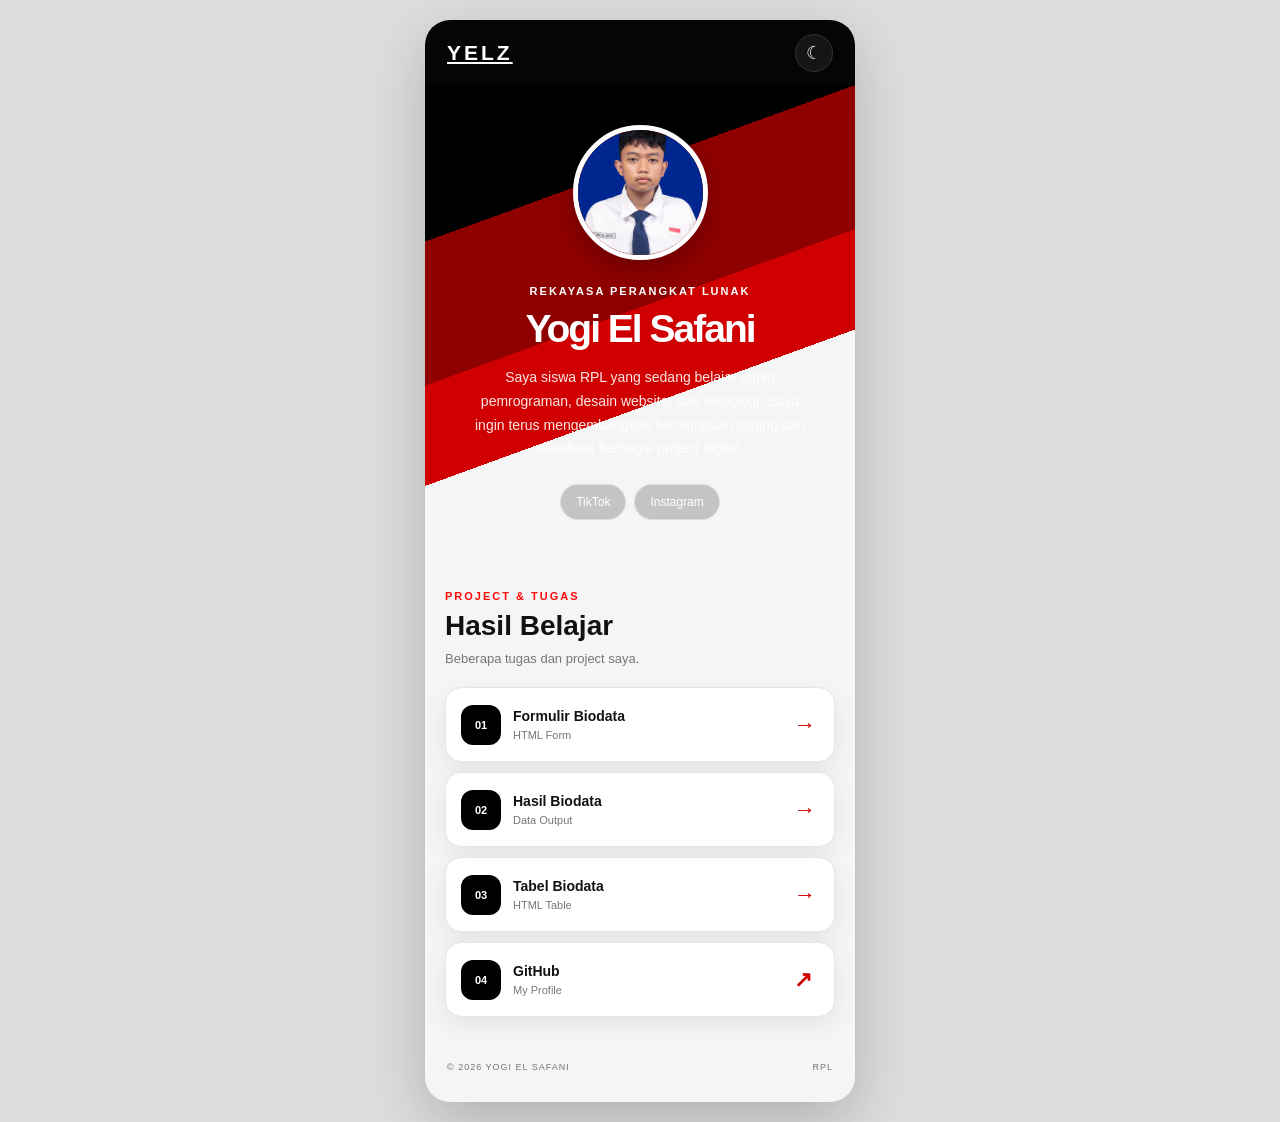
<file: index.html>
<!DOCTYPE html>
<html lang="id">
<head>
    <meta charset="UTF-8">
    <meta name="viewport" content="width=device-width, initial-scale=1.0">

    <title>Yogi El Safani | RPL</title>

    <link rel="stylesheet" href="style.css">
</head>

<body>

<div class="container">

    <!-- HEADER -->
    <header>

        <a href="index.html" class="logo">
            YELZ<span></span>
        </a>

        <button id="darkMode" class="dark-button">
            ☾
        </button>

    </header>


    <!-- PROFILE -->
    <section class="profile">

        <div class="profile-photo">
            <img src="image.png" alt="Foto Yogi El Safani">
        </div>

        <p class="jurusan">
            REKAYASA PERANGKAT LUNAK
        </p>

        <h1>
            Yogi El Safani
        </h1>

        <p class="bio">
            Saya siswa RPL yang sedang belajar dunia pemrograman,
            desain website, dan teknologi. Saya ingin terus
            mengembangkan kemampuan coding dan membuat berbagai
            project digital.
        </p>


        <!-- SOSMED -->
        <div class="social-media">


            <a href="https://www.tiktok.com/@yelz69" target="_blank">
                TikTok
            </a>

            <a href="https://www.instagram.com/yelsh4c" target="_blank">
                Instagram
            </a>

        </div>

    </section>


    <!-- PROJECT -->
    <section class="projects">

        <div class="title">

            <p>PROJECT & TUGAS</p>

            <h2>
                Hasil Belajar
            </h2>

            <span>
                Beberapa tugas dan project saya.
            </span>

        </div>


        <div class="project-list">


            <!-- FORMULIR BIODATA -->
            <a href="form_biodata.html" class="project">

                <div class="number">
                    01
                </div>

                <div class="project-info">

                    <h3>
                        Formulir Biodata
                    </h3>

                    <p>
                        HTML Form
                    </p>

                </div>

                <div class="arrow">
                    →
                </div>

            </a>


            <!-- HASIL BIODATA -->
            <a href="hasil_biodata.html" class="project">

                <div class="number">
                    02
                </div>

                <div class="project-info">

                    <h3>
                        Hasil Biodata
                    </h3>

                    <p>
                        Data Output
                    </p>

                </div>

                <div class="arrow">
                    →
                </div>

            </a>


            <!-- TABEL BIODATA -->
            <a href="tabel.html" class="project">

                <div class="number">
                    03
                </div>

                <div class="project-info">

                    <h3>
                        Tabel Biodata
                    </h3>

                    <p>
                        HTML Table
                    </p>

                </div>

                <div class="arrow">
                    →
                </div>

            </a>


            <!-- GITHUB -->
            <a
                href="https://github.com/yogielsafani"
                target="_blank"
                class="project"
            >
            

                <div class="number">
                    04
                </div>

                <div class="project-info">

                    <h3>
                        GitHub
                    </h3>

                    <p>
                        My Profile
                    </p>

                </div>

                <div class="arrow">
                    ↗
                </div>

            </a>


            <!-- VERCEL -->
        

        </div>

    </section>


    <!-- FOOTER -->
    <footer>

        <span>
            © 2026 Yogi El Safani
        </span>

        <span>
            RPL
        </span>

    </footer>

</div>


<script src="script.js"></script>

</body>
</html>
</file>
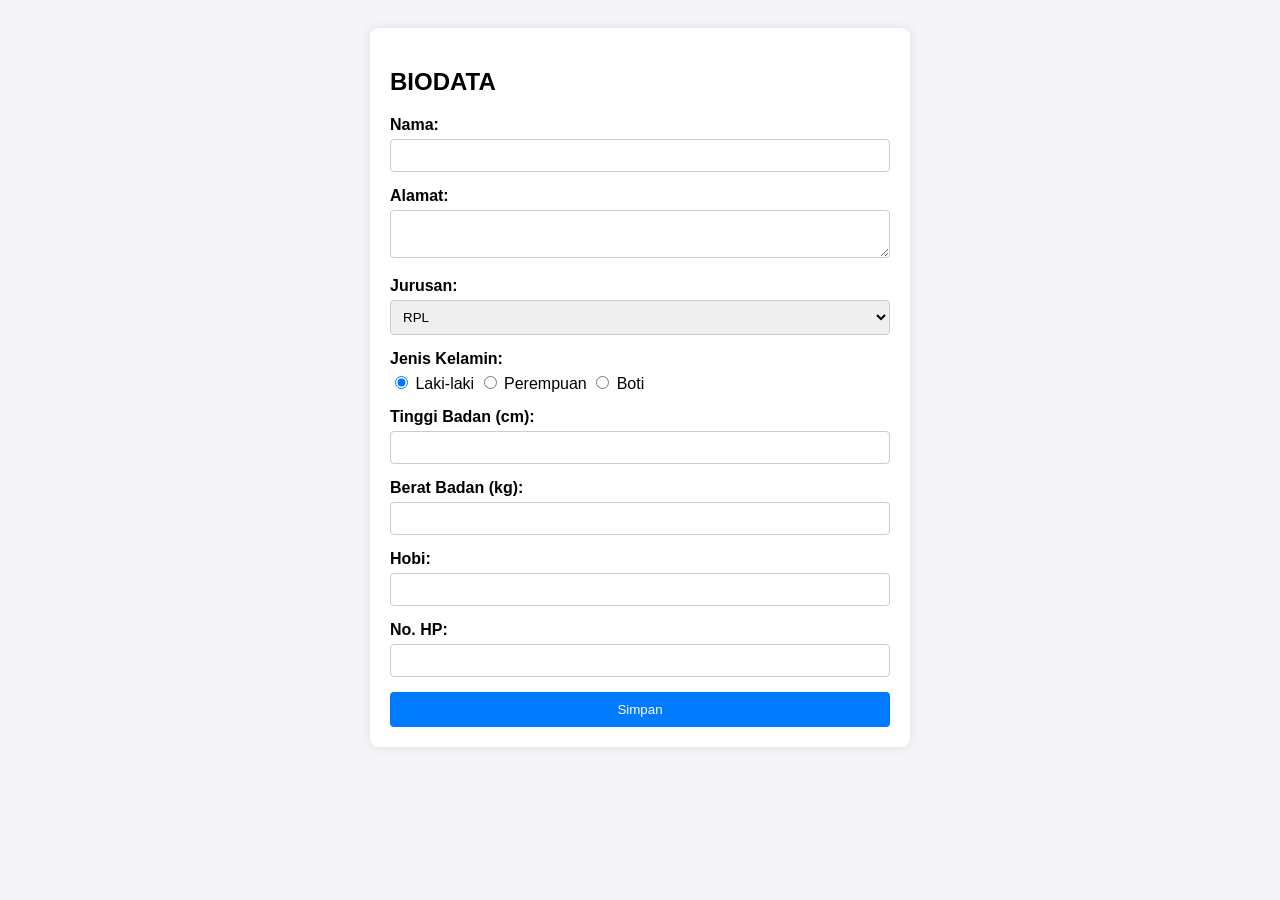
<file: form_biodata.html>
<!DOCTYPE html>
<html lang="id">
<head>
    <meta charset="UTF-8">
    <meta name="viewport" content="width=device-width, initial-scale=1.0">
    <title> Biodata</title>
    <style>
        /* Mengatur font dasar dan latar belakang halaman */
        body { font-family: Arial, sans-serif; background-color: #f4f4f9; padding: 20px; }
        
        /* Mengatur kotak putih tengah (container) dengan bayangan halus */
        .container { max-width: 500px; background: #fff; padding: 20px; border-radius: 8px; box-shadow: 0 0 10px rgba(0,0,0,0.1); margin: auto; }
        
        /* Memberi jarak bawah pada setiap kelompok elemen form */
        .form-group { margin-bottom: 15px; }
        
        /* Membuat label tampil tebal di atas kolom isian */
        label { display: block; font-weight: bold; margin-bottom: 5px; }
        
        /* Membuat input, textarea, dan select selebar penuh dengan border rapi */
        input[type="text"], input[type="number"], textarea, select { width: 100%; padding: 8px; border: 1px solid #ccc; border-radius: 4px; box-sizing: border-box; }
        
        /* Styling tombol simpan berwarna biru */
        button { width: 100%; background-color: #007BFF; color: white; padding: 10px; border: none; border-radius: 4px; cursor: pointer; }
    </style>
</head>
<body>
    <!-- Kotak pembungkus form -->
    <div class="container">
        <h2><text style="font-weight: bold;">BIODATA</text></h2>
        
        <!-- Form utama -->
        <form id="biodataForm">
            <!-- Input Nama -->
            <div class="form-group"><label>Nama:</label><input type="text" id="nama" required></div>
            
            <!-- Input Alamat -->
            <div class="form-group"><label>Alamat:</label><textarea id="alamat" required></textarea></div>
            
            <!-- Pilihan Jurusan -->
            <div class="form-group"><label>Jurusan:</label>
                <select id="jurusan" required>
                    <option value="RPL">RPL</option><option value="TKJ">TKJ</option>
                    <option value="TKR">TKR</option><option value="TSM">TSM</option><option value="TEI">TEI</option>
                </select>
            </div>
            
            <!-- Pilihan Jenis Kelamin (Radio Button) -->
            <div class="form-group"><label>Jenis Kelamin:</label>
                <input type="radio" name="jk" value="Laki-laki" checked> Laki-laki
                <input type="radio" name="jk" value="Perempuan"> Perempuan
                <input type="radio" name="jk" value="Boti"> Boti
            </div>
            
            <!-- Input Tinggi Badan -->
            <div class="form-group"><label>Tinggi Badan (cm):</label><input type="number" id="tinggi" step="any" required></div>
            
            <!-- Input Berat Badan -->
            <div class="form-group"><label>Berat Badan (kg):</label><input type="number" id="berat" step="any" required></div>
            
            <!-- Input Hobi -->
            <div class="form-group"><label>Hobi:</label><input type="text" id="hobi" required></div>
            
            <!-- Input Nomor HP -->
            <div class="form-group"><label>No. HP:</label><input type="number" id="hp" maxlength="13" oninput="this.value = this.value.replace(/[^0-9]/g, '').slice(0, 13);" required></div>
            
            <!-- Tombol untuk menjalankan fungsi JavaScript -->
            <button type="button" onclick="simpanDanPindah()">Simpan</button>
        </form>
    </div>

    <script>
        // Fungsi yang berjalan saat tombol Simpan diklik
        function simpanDanPindah() {
            // Mengambil data dari setiap input form dan menyimpannya ke dalam objek JavaScript
            const data = {
                nama: document.getElementById('nama').value,
                alamat: document.getElementById('alamat').value,
                jurusan: document.getElementById('jurusan').value,
                jk: document.querySelector('input[name="jk"]:checked').value,
                tinggi: document.getElementById('tinggi').value,
                berat: document.getElementById('berat').value,
                hobi: document.getElementById('hobi').value,
                hp: document.getElementById('hp').value
            };
            
            // Mengubah objek data menjadi string JSON dan menyimpannya ke memori browser (LocalStorage)
            localStorage.setItem('biodata', JSON.stringify(data));
            
            // Berpindah otomatis ke halaman hasil biodata
            window.location.href = 'hasil_biodata.html';
        }
    </script>
</body>
</html>
</file>
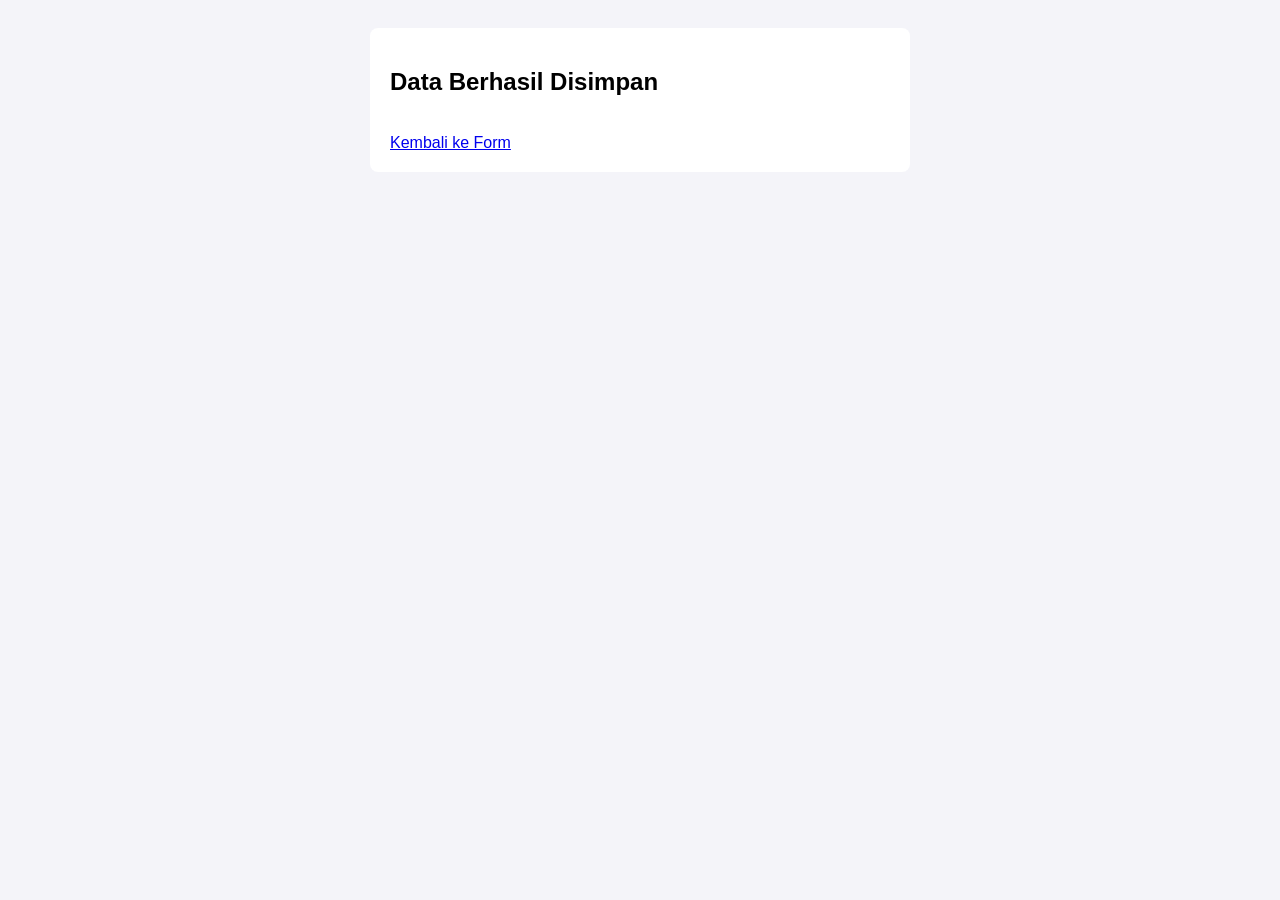
<file: hasil_biodata.html>
<!DOCTYPE html>
<html lang="id">
<head>
    <meta charset="UTF-8">
    <title>Hasil Biodata</title>
    <style>
        /* Mengatur font, padding, dan warna latar belakang abu-abu terang */
        body { font-family: Arial; padding: 20px; background: #f4f4f9; }
        
        /* Mengatur kotak putih tengah (container) dengan lebar maks 500px dan sudut melengkung */
        .container { max-width: 500px; background: #fff; padding: 20px; border-radius: 8px; margin: auto; }
    </style>
</head>
<body>
    <!-- Kotak pembungkus halaman hasil -->
    <div class="container">
        <h2>Data Berhasil Disimpan</h2>
        
        <!-- Elemen kosong tempat data biodata akan dimunculkan oleh JavaScript -->
        <div id="hasil"></div>
        
        <br>
        <!-- Tombol/Link untuk kembali ke halaman form pengisian awal -->
        <a href="index.html">Kembali ke Form</a>
    </div>
    
    <script>
        // Mengambil data teks dari memori browser (LocalStorage) dan mengubahnya kembali menjadi objek JavaScript
        const data = JSON.parse(localStorage.getItem('biodata'));
        
        // Mengecek jika data tersebut ada, lalu menampilkannya ke dalam div ber-id 'hasil' menggunakan template literal
        if(data) {
            document.getElementById('hasil').innerHTML = `
                <p><b>Nama:</b> ${data.nama}</p>
                <p><b>Alamat:</b> ${data.alamat}</p>
                <p><b>Jurusan:</b> ${data.jurusan}</p>
                <p><b>Jenis Kelamin:</b> ${data.jk}</p>
                <p><b>Tinggi Badan:</b> ${data.tinggi} cm</p>
                <p><b>Berat Badan:</b> ${data.berat} kg</p>
                <p><b>Hobi:</b> ${data.hobi}</p>
                <p><b>No. HP:</b> ${data.hp}</p>
            `;
        }
    </script>
</body>
</html>
</file>
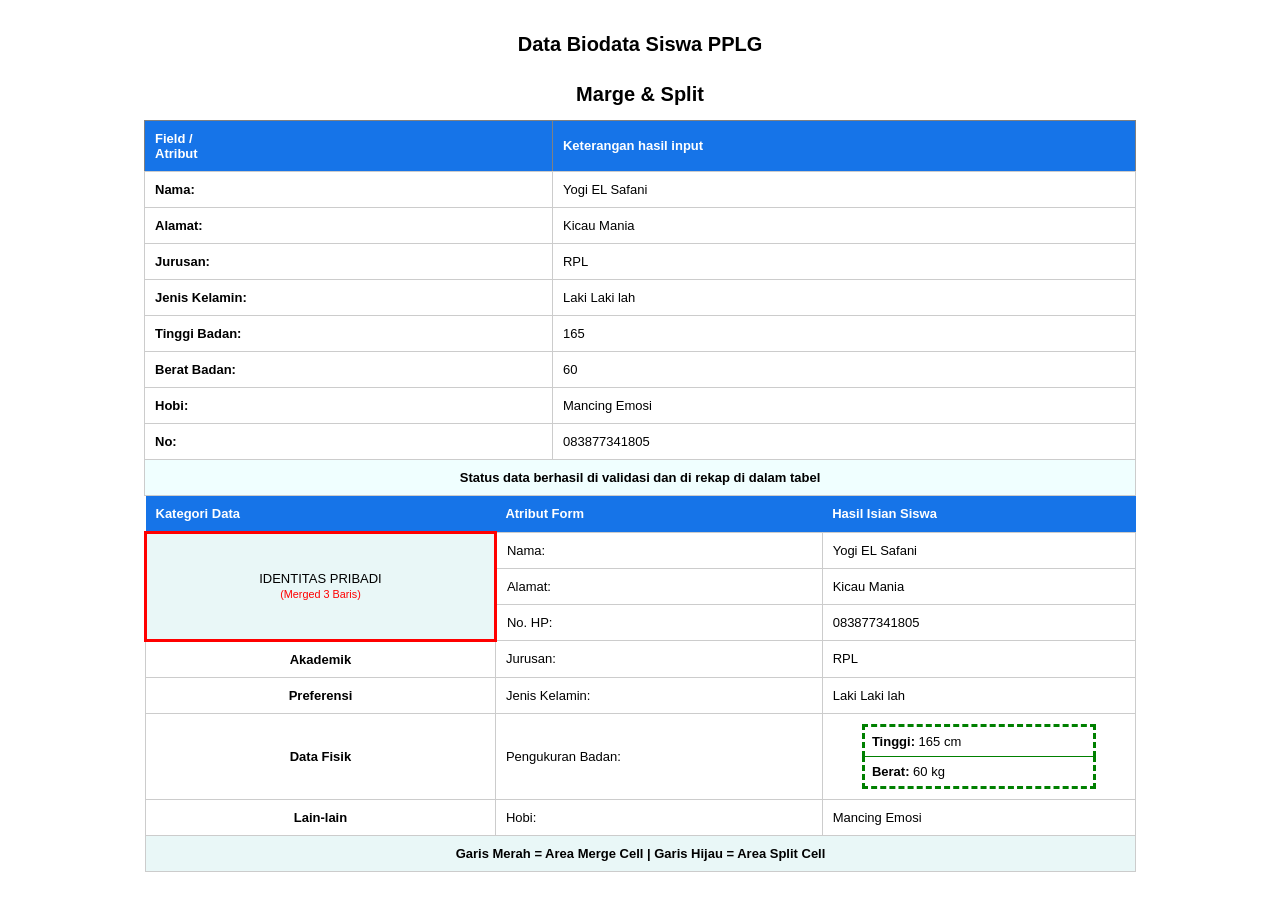
<file: tabel.html>
<!DOCTYPE html>
<html lang="en">
<head>
    <meta charset="UTF-8">
    <meta name="viewport" content="width=device-width, initial-scale=1.0">
    <title>Document</title>
</head>
<style>

body {
    display: flex;
    flex-direction: column;
    flex-wrap: wrap;
    
}

h1{
    text-align: center;
    font-size: larger;
    font-family:sans-serif
}

    table {
        text-align: left;
        margin: 1px;
        padding: 10px;
        border-collapse: collapse;
        width: 100%;

    }
    td {
        padding: 4px;
    }

     th {
        padding: 6px;
        background-color: blue;
        color:aliceblue;
        font-family:Arial, Helvetica, sans-serif;
        font-size:small
    }

    tr {
        font-family: sans-serif;
        font-size: small;
    }

    .ngelu {
        text-align: center;
        background-color: azure;
    }



</style>
<body>

<h1>Data Biodata Siswa PPLG</h1>

<table border="1">
    <tr>
    <th>Field / <br> Atribut</th>
    <th>Keterangan hasil input</th>
  </tr>

  <tr>
    <td><b>Nama:</td>
    <td>Yogi EL Safani</td>
  </tr>

  <tr>
    <td><b>Alamat:</td>
    <td>Kicau Mania</td>
  </tr>

  <tr>
    <td><b>Jurusan:</td>
    <td>RPL</td>
  </tr>

  <tr>
    <td><b>Jenis Kelamin:</td>
    <td>Laki Laki lah</td>
  </tr>

  <tr>
    <td><b>Tinggi Badan:</td>
    <td>165</td>
  </tr>
  
  <tr>
    <td><b>Berat Badan:</td>
    <td>60</td>
  </tr>

  <tr>
    <td><b>Hobi:</td>
    <td>Mancing Emosi</td>
  </tr>

<tr>
    <td><b>No:</td>
    <td>083877341805</td>
  </tr>

 <tr class="ngelu">
    <td colspan="2" class="status bawah"> <b>Status data berhasil di validasi
        dan di rekap di dalam tabel </b>
    </td>
  </tr>

  <!DOCTYPE html>
<html lang="en">

<head>
    <meta charset="UTF-8">
    <meta name="viewport" content="width=device-width, initial-scale=1.0">
    <title>Merge & Split</title>

    <style>
        body {
            font-family: Arial, sans-serif;
            margin: 20px;
        }

        h1 {
            text-align: center;
            font-size: 20px;
        }

        table {
            width: 80%;
            margin: auto;
            border-collapse: collapse;
        }

        th {
            background-color: #1674e8;
            color: white;
            padding: 10px;
            text-align: left;
        }

        td {
            border: 1px solid #ccc;
            padding: 10px;
        }

        .kategori {
            text-align: center;
            font-weight: bold;
        }

        .merge {
            text-align: center;
            background-color: #e9f7f7;
            border: 3px solid red;
        }

        .merge small {
            color: red;
        }

        .split {
            border: 3px dashed green;
            padding: 5px;
        }

        .split td {
            border: 1px solid green;
            padding: 7px;
        }

        .keterangan {
            text-align: center;
            font-weight: bold;
            background-color: #e9f7f7;
        }
    </style>
</head>

<body>

    <h1>Marge &amp; Split</h1>

    <table>

        <!-- HEADER -->
        <tr>
            <th>Kategori Data</th>
            <th>Atribut Form</th>
            <th>Hasil Isian Siswa</th>
        </tr>

        <!-- MERGE 3 BARIS -->
        <tr>
            <td rowspan="3" class="merge">
                IDENTITAS PRIBADI
                <br>
                <small>(Merged 3 Baris)</small>
            </td>

            <td>Nama:</td>
            <td>Yogi EL Safani</td>
        </tr>

        <tr>
            <td>Alamat:</td>
            <td>Kicau Mania</td>
        </tr>

        <tr>
            <td>No. HP:</td>
            <td>083877341805</td>
        </tr>

        <!-- AKADEMIK -->
        <tr>
            <td class="kategori">Akademik</td>
            <td>Jurusan:</td>
            <td>RPL</td>
        </tr>

        <!-- PREFERENSI -->
        <tr>
            <td class="kategori">Preferensi</td>
            <td>Jenis Kelamin:</td>
            <td>Laki Laki lah</td>
        </tr>

        <!-- DATA FISIK + SPLIT -->
        <tr>
            <td class="kategori">Data Fisik</td>

            <td>Pengukuran Badan:</td>

            <td>
                <table class="split">

                    <tr>
                        <td><b>Tinggi:</b> 165 cm</td>
                    </tr>

                    <tr>
                        <td><b>Berat:</b> 60 kg</td>
                    </tr>

                </table>
            </td>
        </tr>

        <!-- LAIN-LAIN -->
        <tr>
            <td class="kategori">Lain-lain</td>
            <td>Hobi:</td>
            <td>Mancing Emosi</td>
        </tr>

        <!-- KETERANGAN -->
        <tr>
            <td colspan="3" class="keterangan">
                Garis Merah = Area Merge Cell |
                Garis Hijau = Area Split Cell
            </td>
        </tr>

    </table>

</body>
</html>

</table>
</body>
</html>
</file>
<file: style.css>
* {
    margin: 0;
    padding: 0;
    box-sizing: border-box;
}


:root {

    --black: #050505;

    --dark-red: #8f0000;

    --red: #d00000;

    --bright-red: #ff0808;

    --white: #ffffff;

    --background: #f5f5f5;

    --text: #111111;

    --gray: #777777;

    --card: #ffffff;

    --border: #e5e5e5;

}


/* BODY */

body {

    font-family: Arial, Helvetica, sans-serif;

    background: #dddddd;

    color: var(--text);

    transition: .3s;

}


/* CONTAINER */

.container {

    width: 100%;

    max-width: 430px;

    min-height: 100vh;

    margin: auto;

    background: var(--background);

    overflow: hidden;

}


/* HEADER */

header {

    height: 65px;

    padding: 0 22px;

    background: var(--black);

    display: flex;

    align-items: center;

    justify-content: space-between;

}


.logo {

    color: white;

    font-size: 21px;

    font-weight: bold;

    letter-spacing: 3px;

}


.logo span {

    color: var(--bright-red);

}


#darkMode {

    width: 38px;

    height: 38px;

    border-radius: 50%;

    border: 1px solid #333;

    background: #151515;

    color: white;

    font-size: 18px;

    cursor: pointer;

}


/* PROFILE */

.profile {

    text-align: center;

    padding: 40px 24px 35px;

    background:

        linear-gradient(

            160deg,

            #000000 0%,

            #000000 25%,

            #8f0000 25%,

            #8f0000 48%,

            #d00000 48%,

            #d00000 64%,

            #f5f5f5 64%

        );

}


/* FOTO */

.profile-photo {

    width: 135px;

    height: 135px;

    margin: 0 auto 25px;

    border-radius: 50%;

    overflow: hidden;

    border: 5px solid white;

    background: #8f0000;

    box-shadow: 0 10px 25px rgba(0,0,0,.25);

}


.profile-photo img {

    width: 100%;

    height: 100%;

    object-fit: cover;

}


/* JURUSAN */

.jurusan {

    color: white;

    font-size: 11px;

    font-weight: bold;

    letter-spacing: 2px;

    margin-bottom: 10px;

}


/* NAMA */

.profile h1 {

    color: white;

    font-size: 39px;

    letter-spacing: -2px;

    margin-bottom: 15px;

}


/* BIO */

.bio {

    color: rgba(255,255,255,.9);

    font-size: 14px;

    line-height: 1.7;

    max-width: 350px;

    margin: auto;

}


/* SOSMED */

.social-media {

    display: flex;

    justify-content: center;

    gap: 8px;

    margin-top: 23px;

    flex-wrap: wrap;

}


.social-media a {

    color: white;

    text-decoration: none;

    padding: 10px 15px;

    border-radius: 30px;

    border: 1px solid rgba(255,255,255,.4);

    background: rgba(0,0,0,.2);

    font-size: 12px;

    transition: .2s;

}


.social-media a:hover {

    background: white;

    color: black;

}


/* PROJECT SECTION */

.projects {

    padding: 35px 20px 20px;

}


.title p {

    color: var(--bright-red);

    font-size: 11px;

    font-weight: bold;

    letter-spacing: 2px;

    margin-bottom: 8px;

}


.title h2 {

    font-size: 28px;

    margin-bottom: 7px;

}


.title span {

    color: var(--gray);

    font-size: 13px;

}


/* PROJECT LIST */

.project-list {

    display: flex;

    flex-direction: column;

    gap: 10px;

    margin-top: 20px;

}


/* PROJECT CARD */

.project {

    min-height: 75px;

    padding: 12px 15px;

    display: grid;

    grid-template-columns: 42px 1fr 25px;

    align-items: center;

    gap: 10px;

    text-decoration: none;

    color: var(--text);

    background: var(--card);

    border: 1px solid var(--border);

    border-radius: 16px;

    box-shadow: 0 8px 25px rgba(0,0,0,.07);

    cursor: pointer;

    transition: .2s;

}


.project:hover {

    transform: translateY(-2px);

    border-color: var(--red);

}


/* NUMBER */

.number {

    width: 40px;

    height: 40px;

    border-radius: 12px;

    background: black;

    color: white;

    display: flex;

    align-items: center;

    justify-content: center;

    font-size: 11px;

    font-weight: bold;

}


/* PROJECT TEXT */

.project-info h3 {

    font-size: 14px;

    margin-bottom: 5px;

}


.project-info p {

    color: var(--gray);

    font-size: 11px;

}


/* ARROW */

.arrow {

    color: var(--red);

    font-size: 22px;

    font-weight: bold;

}


/* FOOTER */

footer {

    display: flex;

    justify-content: space-between;

    padding: 25px 22px 30px;

    color: var(--gray);

    font-size: 9px;

    letter-spacing: 1px;

    text-transform: uppercase;

}


/* MODAL */

.modal {

    position: fixed;

    inset: 0;

    display: none;

    align-items: flex-end;

    justify-content: center;

    padding: 15px;

    background: rgba(0,0,0,.65);

    z-index: 100;

}


.modal.active {

    display: flex;

}


.modal-box {

    width: 100%;

    max-width: 400px;

    padding: 30px 24px 25px;

    background: var(--card);

    border-radius: 22px;

    position: relative;

    animation: muncul .2s ease;

}


@keyframes muncul {

    from {

        transform: translateY(30px);

        opacity: 0;

    }

    to {

        transform: translateY(0);

        opacity: 1;

    }

}


.close {

    position: absolute;

    right: 17px;

    top: 12px;

    border: none;

    background: none;

    font-size: 28px;

    color: var(--gray);

    cursor: pointer;

}


.modal-label {

    color: var(--bright-red);

    font-size: 10px;

    font-weight: bold;

    letter-spacing: 2px;

    margin-bottom: 8px;

}


.modal-box h2 {

    margin-bottom: 10px;

}


#modalDescription {

    color: var(--gray);

    font-size: 13px;

    line-height: 1.7;

    margin-bottom: 20px;

}


.close-button {

    width: 100%;

    border: none;

    padding: 13px;

    border-radius: 12px;

    background: var(--red);

    color: white;

    font-weight: bold;

    cursor: pointer;

}


/* ================= */
/* DARK MODE */
/* ================= */

body.dark {

    --background: #101010;

    --text: white;

    --gray: #a5a5a5;

    --card: #191919;

    --border: #292929;

}


body.dark .profile {

    background:

        linear-gradient(

            160deg,

            #000000 0%,

            #000000 25%,

            #650000 25%,

            #650000 48%,

            #a00000 48%,

            #a00000 64%,

            #101010 64%

        );

}


body.dark .number {

    background: #000;

}


/* DESKTOP */

@media (min-width: 600px) {

    body {

        padding: 20px 0;

    }

    .container {

        border-radius: 25px;

        box-shadow: 0 20px 60px rgba(0,0,0,.2);

    }

}
</file>
